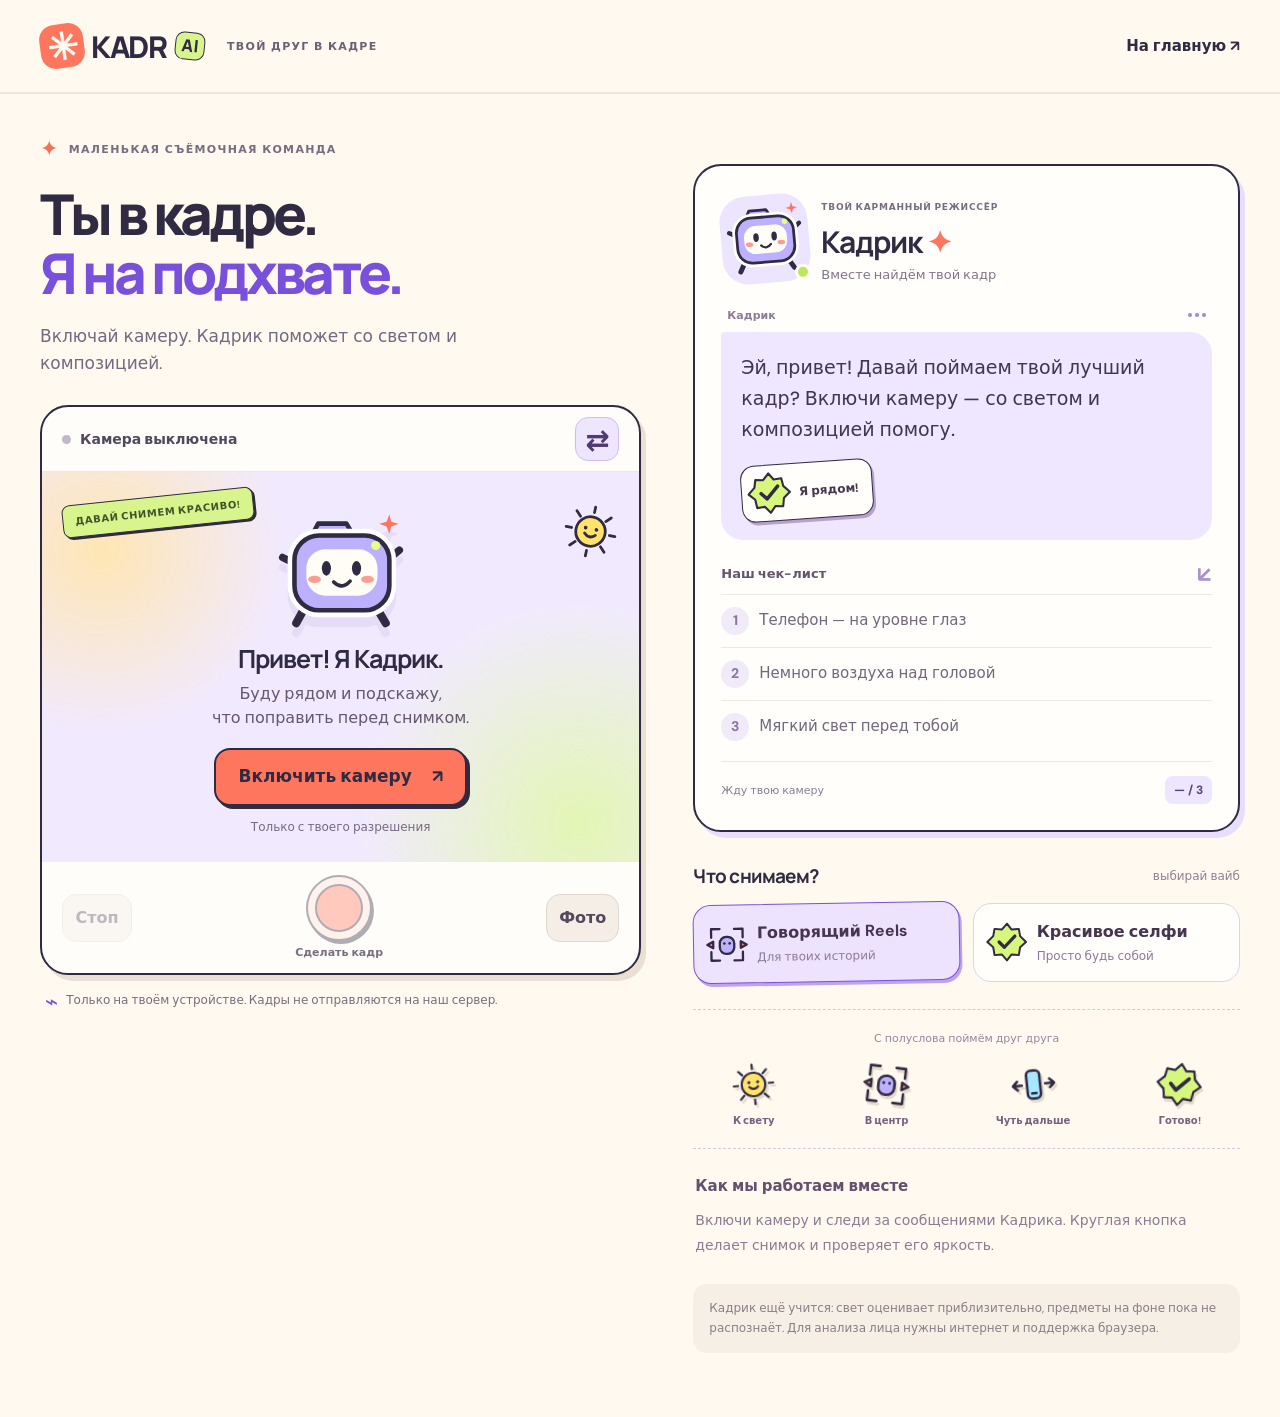
<file: app.html>
<!doctype html>
<html lang="ru">
<head>
  <meta charset="utf-8">
  <meta name="viewport" content="width=device-width,initial-scale=1,viewport-fit=cover">
  <meta name="theme-color" content="#fff9ef">
  <meta name="apple-mobile-web-app-capable" content="yes">
  <meta name="apple-mobile-web-app-status-bar-style" content="default">
  <meta name="apple-mobile-web-app-title" content="KADR AI">
  <meta name="description" content="Кадрик — твой дружелюбный помощник по композиции и свету.">
  <title>KADR AI — твой друг в кадре</title>
  <link rel="manifest" href="manifest.webmanifest">
  <link rel="apple-touch-icon" href="assets/icon-192.png">
  <link rel="icon" href="assets/icon.svg" type="image/svg+xml">
  <link rel="stylesheet" href="css/styles.css">
  <link rel="stylesheet" href="css/studio.css">
</head>
<body class="studio" data-mood="hello">
<svg class="sticker-library" xmlns="http://www.w3.org/2000/svg" aria-hidden="true"><defs>
  <symbol id="kadr-friend" viewBox="0 0 160 160">
    <path d="M42 116 31 136M117 116l12 20" fill="none" stroke="#302b42" stroke-width="9" stroke-linecap="round"/>
    <path d="m34 73-18-9m110 7 18-15" fill="none" stroke="#302b42" stroke-width="8" stroke-linecap="round"/>
    <path d="m47 42 8-15h31l9 15" fill="#bcb0ff" stroke="#302b42" stroke-width="5" stroke-linejoin="round"/>
    <rect x="29" y="40" width="104" height="82" rx="27" fill="#bcb0ff" stroke="white" stroke-width="15"/>
    <rect x="29" y="40" width="104" height="82" rx="27" fill="#bcb0ff" stroke="#302b42" stroke-width="5"/>
    <rect x="42" y="55" width="78" height="51" rx="21" fill="#fffdf6"/>
    <g class="friend-eyes" fill="#302b42"><ellipse cx="64" cy="76" rx="5" ry="8"/><ellipse cx="97" cy="76" rx="5" ry="8"/></g>
    <path d="M72 91q9 9 18-1" fill="none" stroke="#302b42" stroke-width="4" stroke-linecap="round"/>
    <ellipse cx="51" cy="88" rx="7" ry="4" fill="#ff9c91"/><ellipse cx="109" cy="88" rx="7" ry="4" fill="#ff9c91"/>
    <circle cx="118" cy="51" r="5" fill="#e6ff86"/>
    <path d="m133 17 2 8 8 2-8 3-2 8-3-8-8-3 8-2Z" fill="#ff735f"/>
  </symbol>
  <symbol id="kadr-light" viewBox="0 0 64 64"><g stroke="#302b42" stroke-width="3" stroke-linecap="round"><path d="M32 5v6m0 42v6M5 32h6m42 0h6M13 13l5 5m28 28 5 5m0-38-5 5M18 46l-5 5"/><circle cx="32" cy="32" r="16" fill="#ffe36b"/><path d="M26 35q6 6 12 0" fill="none"/></g><g fill="#302b42"><circle cx="26" cy="29" r="2"/><circle cx="38" cy="29" r="2"/></g></symbol>
  <symbol id="kadr-center" viewBox="0 0 64 64"><g fill="none" stroke="#302b42" stroke-width="3.5" stroke-linecap="round" stroke-linejoin="round"><path d="M21 8H8v13m35-13h13v13M8 43v13h13m22 0h13V43"/><rect x="21" y="20" width="22" height="26" rx="10" fill="#bcb0ff"/><path d="m2 32 9-5v10Zm60 0-9-5v10Z" fill="#ff8877"/></g><circle cx="28" cy="30" r="2" fill="#302b42"/><circle cx="36" cy="30" r="2" fill="#302b42"/></symbol>
  <symbol id="kadr-distance" viewBox="0 0 64 64"><g fill="none" stroke="#302b42" stroke-width="3.5" stroke-linecap="round" stroke-linejoin="round"><rect x="23" y="13" width="18" height="38" rx="6" fill="#a7e7ff"/><path d="M5 32h11m-6-6-6 6 6 6m49-6H48m6-6 6 6-6 6M29 44h6"/></g></symbol>
  <symbol id="kadr-ready" viewBox="0 0 64 64"><path d="m32 4 7 9 11-1 2 11 9 9-9 8-2 12-11-1-7 9-8-9-11 1-2-12-9-8 9-9 2-11 11 1Z" fill="#d6f77c" stroke="#302b42" stroke-width="3" stroke-linejoin="round"/><path d="m20 32 8 8 16-17" fill="none" stroke="#302b42" stroke-width="5" stroke-linecap="round" stroke-linejoin="round"/></symbol>
</defs></svg>
<header class="studio-header">
  <a class="brand" href="index.html" aria-label="KADR AI — на главную"><span class="brandmark">✳</span>KADR<span class="brand-ai">AI</span></a>
  <span class="studio-demo-tag">ТВОЙ ДРУГ В КАДРЕ</span><a class="backlink" href="index.html">На главную ↗</a>
</header>
<main class="studio-main">
  <div class="camera-column">
    <div class="studio-intro"><span class="eyebrow"><span class="tiny-spark">✦</span> МАЛЕНЬКАЯ СЪЁМОЧНАЯ КОМАНДА</span><h1>Ты в кадре.<br><em>Я на подхвате.</em></h1><p>Включай камеру. Кадрик поможет со светом и композицией.</p></div>
    <div class="camera-card">
      <div class="cam-toolbar"><span id="camStatus"><span class="status-dot"></span>Камера выключена</span><button id="flipCamera" class="icon-button" aria-label="Переключить камеру" title="Переключить камеру">⇄</button></div>
      <div class="camera-stage" id="cameraStage">
        <video id="video" playsinline webkit-playsinline autoplay muted></video><canvas id="cameraCanvas" hidden></canvas>
        <div class="camera-empty" id="emptyState">
          <span class="hello-stamp">ДАВАЙ СНИМЕМ КРАСИВО!</span>
          <svg class="friend-hero" aria-hidden="true"><use href="#kadr-friend"/></svg>
          <h3>Привет! Я Кадрик.</h3><p>Буду рядом и подскажу,<br>что поправить перед снимком.</p>
          <button class="btn primary" id="startCamera">Включить камеру <span aria-hidden="true">↗</span></button>
          <small>Только с твоего разрешения</small>
          <svg class="empty-sun" aria-hidden="true"><use href="#kadr-light"/></svg>
        </div>
        <div class="guide-crosshair"><span class="guidetopleft"></span><span class="guidetopright"></span><span class="guidebottomleft"></span><span class="guidebottomright"></span><span class="center-line"></span></div>
        <div id="flash" class="flash"></div>
      </div>
      <div id="livePrompt" class="live-prompt" hidden><svg class="live-avatar" aria-hidden="true"><use href="#kadr-friend"/></svg><div><span class="live-sender">КАДРИК ПОДСКАЗЫВАЕТ</span><span id="livePromptText">Наведи камеру на лицо</span></div></div>
      <div class="cam-controlbar"><button id="pauseCamera" class="cam-smallbtn" disabled>Стоп</button><div class="capture-control"><button id="captureBtn" class="shutter" disabled aria-label="Сделать пробный кадр"><span></span></button><span>Сделать кадр</span></div><label class="cam-smallbtn file-upload" for="photoUpload">Фото<input type="file" accept="image/*" id="photoUpload"></label></div>
    </div>
    <p class="privacy-line"><span aria-hidden="true">⌁</span> Только на твоём устройстве. Кадры не отправляются на наш сервер.</p>
  </div>
  <aside class="coach-panel">
    <div class="coach-widget" id="coachWidget" data-mood="hello">
      <div class="coach-title"><div class="friend-avatar"><svg aria-hidden="true"><use href="#kadr-friend"/></svg><span class="friend-presence"></span></div><div><span class="eyebrow">ТВОЙ КАРМАННЫЙ РЕЖИССЁР</span><h2>Кадрик <span class="friend-name-star">✦</span></h2><span class="friend-caption">Вместе найдём твой кадр</span></div></div>
      <div class="conversation"><div class="message-meta"><span>Кадрик</span><span class="typing-dots" aria-label="Готов помочь"><i></i><i></i><i></i></span></div><div class="chat-bubble" id="chatBubble"><div class="main-tip" id="mainTip" role="status" aria-live="polite" aria-atomic="true">Эй, привет! Давай поймаем твой лучший кадр? Включи камеру — со светом и композицией помогу.</div><div class="message-sticker" id="messageSticker"><svg aria-hidden="true"><use id="moodIcon" href="#kadr-ready"/></svg><span id="stickerLabel">Я рядом!</span></div></div></div>
      <div class="tips-heading">Наш чек-лист <span aria-hidden="true">↙</span></div>
      <div class="tips-list" id="tipsList"><div class="tip"><span class="tipmark neutral">1</span><span>Телефон — на уровне глаз</span></div><div class="tip"><span class="tipmark neutral">2</span><span>Немного воздуха над головой</span></div><div class="tip"><span class="tipmark neutral">3</span><span>Мягкий свет перед тобой</span></div></div>
      <div class="coach-foot"><span id="analysisState">Жду твою камеру</span><span id="scoreLabel">— / 3</span></div>
    </div>
    <section class="mode-section" aria-labelledby="modeHeading"><div class="section-label"><h2 id="modeHeading">Что снимаем?</h2><span>выбирай вайб</span></div><div class="mode-select"><button class="mode active" data-mode="talking" aria-pressed="true"><svg aria-hidden="true"><use href="#kadr-center"/></svg><strong>Говорящий Reels</strong><small>Для твоих историй</small></button><button class="mode" data-mode="selfie" aria-pressed="false"><svg aria-hidden="true"><use href="#kadr-ready"/></svg><strong>Красивое селфи</strong><small>Просто будь собой</small></button></div></section>
    <div class="sticker-shelf"><span>С полуслова поймём друг друга</span><div><span class="mini-sticker"><svg aria-hidden="true"><use href="#kadr-light"/></svg>К свету</span><span class="mini-sticker"><svg aria-hidden="true"><use href="#kadr-center"/></svg>В центр</span><span class="mini-sticker"><svg aria-hidden="true"><use href="#kadr-distance"/></svg>Чуть дальше</span><span class="mini-sticker"><svg aria-hidden="true"><use href="#kadr-ready"/></svg>Готово!</span></div></div>
    <div id="photoResult" class="result-widget" hidden><div class="result-header"><span>Лови твой кадр!</span><button id="closeResult" aria-label="Закрыть результат">×</button></div><img id="photoPreview" alt="Твой пробный снимок"><div id="resultText"></div><button class="btn ghost" id="downloadPhoto">Сохранить снимок ↧</button></div>
    <div class="how-use"><strong>Как мы работаем вместе</strong><p>Включи камеру и следи за сообщениями Кадрика. Круглая кнопка делает снимок и проверяет его яркость.</p></div><div class="beta-warning">Кадрик ещё учится: свет оценивает приблизительно, предметы на фоне пока не распознаёт. Для анализа лица нужны интернет и поддержка браузера.</div>
  </aside>
</main>
<script type="module" src="js/app.js"></script>
</body></html>
</file>
<file: css/styles.css>
@import url('https://fonts.googleapis.com/css2?family=DM+Sans:wght@400;500;600;700&family=Manrope:wght@400;500;600;700;800&display=swap');
:root{--ink:#eeedfc;--muted:#a2a0ba;--soft:#76758e;--bg:#0e0f1a;--panel:#171827;--line:rgba(255,255,255,.10);--accent:#b6a2ff;--accent2:#89d8ec;--gradient:linear-gradient(108deg,#bd9afc 0%,#86bffb 56%,#aff5e0 100%)}*{box-sizing:border-box}html{scroll-behavior:smooth}body{margin:0;background:var(--bg);color:var(--ink);font-family:'DM Sans',system-ui,-apple-system,sans-serif;-webkit-font-smoothing:antialiased}a{color:inherit;text-decoration:none}button{font:inherit}button,a{-webkit-tap-highlight-color:transparent}button{cursor:pointer}button:disabled{opacity:.38;cursor:not-allowed}.container{max-width:1220px;margin:0 auto;padding-left:32px;padding-right:32px}.accent{background:var(--gradient);color:transparent;background-clip:text;-webkit-background-clip:text}h1,h2,h3,p{margin-top:0}h1,h2,h3{font-family:Manrope,sans-serif}em{font-style:normal;color:#b4a1fa}.topbar{height:86px;display:flex;align-items:center;justify-content:space-between}.brand{display:inline-flex;align-items:center;gap:7px;font-family:Manrope,sans-serif;letter-spacing:-.045em;font-weight:800;font-size:24px}.brandmark{display:inline-grid;place-items:center;font-size:30px;line-height:1;color:#bbabff}.topnav{display:flex;gap:30px;color:#b9b8c9;font-size:13px}.topnav a:hover,.footer a:hover{color:white}.navbtn{padding:11px 18px;border:1px solid #414052;border-radius:100px;font-size:13px}.navbtn span{padding-left:8px;color:#b6a2ff}.hero{min-height:680px;display:grid;grid-template-columns:1fr 1fr;align-items:center;gap:50px;padding-top:36px;padding-bottom:66px}.herocopy{position:relative;z-index:2}.eyebrow{display:inline-flex;align-items:center;gap:9px;color:#aaa4c4;font-size:10px;font-weight:800;letter-spacing:.17em}.live-dot,.status-dot{display:inline-block;width:7px;height:7px;background:#b2a0f5;border-radius:50%;box-shadow:0 0 0 4px rgba(165,141,248,.13)}h1{font-size:clamp(44px,5.0vw,73px);letter-spacing:-.07em;line-height:1.1;margin:26px 0}.lead{color:#afadc3;max-width:490px;font-size:17px;line-height:1.82}.lead strong{color:#ebeaf8;font-weight:600}.hero-actions{display:flex;flex-wrap:wrap;gap:12px;margin:34px 0 20px}.btn{display:inline-flex;align-items:center;justify-content:center;gap:16px;border-radius:13px;padding:15px 21px;font-size:13px;font-weight:800;border:1px solid transparent;transition:transform .16s,filter .16s}.btn:hover{transform:translateY(-2px)}.btn.primary{background:linear-gradient(115deg,#c3afff,#9cddf4);color:#151627}.btn.ghost{border-color:#3a3949;color:#eeeafa;background:rgba(255,255,255,.025)}.smallnote{font-size:12px;color:#8a889e}.smallnote .check{color:#93e5b1}.separator{padding:0 6px}.hero-visual{height:595px;display:grid;place-items:center;position:relative}.aura{position:absolute;width:520px;height:520px;max-width:100%;border-radius:50%;background:radial-gradient(circle at 30% 25%,rgba(167,143,247,.45),rgba(65,87,153,.18) 40%,transparent 68%);filter:blur(20px)}.device{width:298px;background:#141520;border:8px solid #2b2938;border-radius:42px;box-shadow:0 37px 90px #0009,0 0 0 2px #353445;overflow:hidden;position:relative;transform:rotate(5deg)}.device-head{display:flex;justify-content:space-between;align-items:center;padding:20px 13px 14px;font-weight:800;font-size:11px}.pill{border-radius:40px;background:#37324c;color:#c6b0fb;padding:6px 8px;font-size:8px;letter-spacing:.08em}.demo-portrait{height:352px;position:relative;overflow:hidden;border-radius:14px;margin:0 8px}.demo-portrait svg{width:100%;height:100%;object-fit:cover}.guide-line{position:absolute;left:8%;right:8%;height:1px;background:#fff4}.guide-line.top{top:33%}.guide-line.bottom{top:68%}.face-focus{position:absolute;left:19%;top:12%;width:62%;height:58%;border:1.5px solid #a8ebc9;border-radius:45%}.device-msg{position:absolute;left:18px;right:18px;bottom:55px;background:rgba(28,29,45,.94);border:1px solid #66687b;border-radius:15px;padding:11px;display:flex;gap:9px;align-items:center;box-shadow:0 10px 40px #0009}.device-msg b{font-size:11px}.device-msg small{font-size:9px;color:#b3b5cb;display:block;margin-top:2px}.msg-icon{color:#a7e5c2}.msg-arrow{margin-left:auto;color:#abe6bb}.device-footer{font-size:10px;color:#a09eb2;display:flex;justify-content:space-between;padding:22px 18px}.float-label{position:absolute;z-index:2;background:#252339;border:1px solid #514866;color:#d9c8ff;padding:12px 14px;border-radius:14px;font-size:11px;box-shadow:0 20px 50px #0005}.floata{top:100px;right:0;transform:rotate(-6deg)}.floatb{bottom:75px;left:0;transform:rotate(-3deg)}.trustline{display:flex;align-items:center;justify-content:space-between;gap:18px;flex-wrap:wrap;color:#89889f;border-top:1px solid var(--line);border-bottom:1px solid var(--line);padding-top:28px;padding-bottom:28px;font-size:12px}.trustline span:nth-child(even){color:#a89aee}.section{padding-top:100px;padding-bottom:104px}.sectionintro{max-width:720px;margin-bottom:42px}.sectionintro h2,.purchase-card h2{font-size:clamp(36px,4.4vw,58px);line-height:1.18;letter-spacing:-.055em;margin:19px 0}.sectionintro p,.purchase-card p{color:#a7a5ba;line-height:1.75}.steps{display:grid;grid-template-columns:repeat(3,minmax(0,1fr));gap:14px}.step{padding:32px;min-height:255px;background:#1b1b2a;border:1px solid var(--line);border-radius:22px}.stepnum{color:#817aab;font-size:11px;font-weight:700}.step-icon{color:#cbb9ff;font-size:37px;margin:30px 0 14px}.step h3{margin:0 0 9px;letter-spacing:-.035em}.step p{font-size:13px;line-height:1.8;color:#a2a0b7}.tint{background:linear-gradient(180deg,#131421,#1b1b2d)}.features{display:grid;grid-template-columns:repeat(2,1fr);gap:15px}.feature{padding:30px;background:#252538;border:1px solid #ffffff12;border-radius:22px;min-height:218px}.feature-icon{font-size:33px;color:#c0a7ff}.feature h3{margin:19px 0 9px}.feature p{font-size:13px;max-width:400px;color:#b4b1c7;line-height:1.7}.feat-tag{display:inline-block;margin-top:13px;padding:7px 10px;background:#31493f;color:#91e5b5;border-radius:30px;font-size:10px}.feat-tag.upcoming{background:#393344;color:#bbaecf}.feature.future{border-style:dashed}.purchase-card{border:1px solid #64617b;border-radius:30px;padding:50px;display:grid;grid-template-columns:1.15fr 1fr;overflow:hidden;min-height:400px;background:radial-gradient(circle at 90% 30%,#38314e,#1a1b2b 55%)}.purchase-card>div:first-child{z-index:2}.purchase-card p{max-width:440px}.price-line{display:flex;gap:14px;align-items:center;margin:20px 0 26px}.price{font-weight:800;font-family:Manrope;font-size:32px}.price-line span:last-child{font-size:12px;color:#aaa7c2}.disclaimer{font-size:11px!important;margin-top:14px!important}.purchase-art{position:relative;min-height:260px}.orb{position:absolute;border-radius:50%;filter:blur(2px)}.orb1{width:260px;height:260px;right:17%;top:13px;background:radial-gradient(circle at 38% 26%,#f7f2ff,#8ac3e7 34%,#9b83d9 66%,#302a58);box-shadow:0 0 90px #9a8ddb55}.orb2{width:100px;height:100px;right:6%;bottom:8px;background:radial-gradient(circle at 35% 20%,#fff4d2,#d7a2e2 42%,#56378b)}.orbit-text{position:absolute;right:3%;top:58%;transform:rotate(17deg);letter-spacing:.22em;font-size:12px;font-weight:800;color:#eee5ff}.footer{display:flex;justify-content:space-between;align-items:center;gap:20px;padding-top:35px;padding-bottom:35px;border-top:1px solid var(--line);font-size:12px;color:#8e8b9e}.footer .brand{font-size:20px;color:#eeedfb}
/* Studio */
.studio{background:#0f101c;min-height:100vh}.studio-header{max-width:1330px;margin:auto;height:80px;padding:0 32px;display:flex;align-items:center;gap:20px;border-bottom:1px solid #ffffff10}.studio-demo-tag{margin-right:auto;font-size:10px;letter-spacing:.1em;padding:7px 10px;border-radius:100px;color:#b7adff;background:#28233b}.backlink{font-size:12px;color:#aba8c2}.studio-main{max-width:1330px;padding:32px;margin:auto;display:grid;grid-template-columns:minmax(0,590px) minmax(300px,1fr);gap:38px}.studio-intro h1{font-size:clamp(31px,3.5vw,45px);line-height:1.16;margin:11px 0 24px;letter-spacing:-.06em}.camera-card{max-width:560px;background:#1a1a2a;border:1px solid #ffffff23;border-radius:23px;overflow:hidden}.cam-toolbar{height:51px;display:flex;align-items:center;justify-content:space-between;padding:0 17px;color:#c5c3d5;font-size:12px}.status-dot{background:#77738d;box-shadow:none;margin-right:8px}.status-dot.on{background:#6fe5ae;box-shadow:0 0 0 4px #5ab58822}.icon-button{color:#d9d4ff;background:#2d2b41;border:0;border-radius:9px;font-size:20px;width:34px;height:34px}.camera-stage{width:100%;height:min(65vh,590px);min-height:380px;background:radial-gradient(circle at 45% 35%,#393455,#171722 70%);position:relative;overflow:hidden;isolation:isolate}.camera-stage video{display:none;width:100%;height:100%;object-fit:cover;transform:scaleX(-1)}.camera-stage.rear video{transform:none}.camera-stage.running video{display:block}.camera-empty{position:absolute;inset:0;display:flex;flex-direction:column;align-items:center;justify-content:center;text-align:center;padding:28px;z-index:5}.camera-stage.running .camera-empty{display:none}.empty-icon{font-size:67px;color:#bbabfc;margin-bottom:16px}.camera-empty h3{margin:0 0 10px;font-size:22px}.camera-empty p{color:#aaa5c4;max-width:300px;line-height:1.65;font-size:13px}.camera-empty small{margin-top:20px;color:#838099;font-size:11px}.guide-crosshair{position:absolute;inset:11% 12%;pointer-events:none;opacity:.0;transition:opacity .3s}.camera-stage.running .guide-crosshair{opacity:1}.guide-crosshair>span:not(.center-line){position:absolute;width:31px;height:31px;border-color:#e6e0ff;border-style:solid}.guidetopleft{top:0;left:0;border-width:2px 0 0 2px;border-radius:11px 0 0 0}.guidetopright{top:0;right:0;border-width:2px 2px 0 0;border-radius:0 11px 0 0}.guidebottomleft{bottom:0;left:0;border-width:0 0 2px 2px;border-radius:0 0 0 11px}.guidebottomright{bottom:0;right:0;border-width:0 2px 2px 0;border-radius:0 0 11px 0}.center-line{position:absolute;top:38%;left:0;right:0;border-top:1px dashed #ffffff52}.live-prompt{position:absolute;bottom:22px;left:20px;right:20px;text-align:center;padding:13px 10px;background:#1b1b2dcc;border:1px solid #ffffff45;border-radius:13px;color:#fff;backdrop-filter:blur(10px);font-size:12px;z-index:3}.flash{position:absolute;inset:0;background:white;opacity:0;pointer-events:none;z-index:4}.flash.active{animation:flash .45s}@keyframes flash{15%{opacity:.86}100%{opacity:0}}.cam-controlbar{height:83px;display:flex;justify-content:space-around;gap:12px;align-items:center}.cam-smallbtn{background:none;border:none;color:#c6c3d9;font-size:12px;cursor:pointer}.shutter{display:grid;place-items:center;width:61px;height:61px;border-radius:50%;background:transparent;border:3px solid #e1d9ff}.shutter span{width:47px;height:47px;background:linear-gradient(130deg,#b69df5,#b6dff1);border-radius:50%}.privacy-line{font-size:11px;line-height:1.6;color:#817e99;margin:15px 0}.coach-panel{padding-top:17px;min-width:0}.mode-select{display:grid;grid-template-columns:1fr 1fr;gap:10px;margin:14px 0 26px}.mode{display:flex;flex-direction:column;gap:5px;text-align:left;background:#1a1b2c;color:#f2efff;border:1px solid #343247;padding:17px 15px;border-radius:15px}.mode.active{background:#302941;border-color:#aa97df;box-shadow:0 0 0 1px #9676c955}.mode>span{font-size:23px;color:#bca9fb;margin-bottom:8px}.mode strong{font-size:13px}.mode small{color:#9996b2;font-size:10px;line-height:1.5}.coach-widget{background:#1c1d2d;border-radius:20px;border:1px solid #ffffff20;padding:26px}.coach-title{display:flex;justify-content:space-between;gap:10px;align-items:center}.coach-title h2{font-size:23px;letter-spacing:-.04em;margin:12px 0}.ai-orb{height:41px;width:41px;display:grid;place-items:center;background:linear-gradient(130deg,#946ff6,#8ccedf);color:#1c2130;border-radius:50%;font-size:26px;flex:none}.main-tip{font-size:14px;line-height:1.8;color:#eeeafc;min-height:78px;margin:18px 0 18px}.tips-list{display:flex;flex-direction:column;gap:0}.tip{display:flex;gap:12px;align-items:flex-start;padding:11px 0;border-top:1px solid #ffffff13;font-size:12px;color:#bdbbd0;line-height:1.55}.tipmark{display:grid;place-items:center;flex:none;width:22px;height:22px;border-radius:50%;background:#2c3d38;color:#9aecc1;font-size:12px}.tipmark.warn{color:#ffe0a3;background:#4b3e33}.tipmark.neutral{color:#bbb2d6;background:#353244}.coach-foot{display:flex;justify-content:space-between;border-top:1px solid #ffffff14;margin-top:16px;padding-top:16px;font-size:11px;color:#9995b0}.result-widget{margin-top:16px;background:#202132;border-radius:17px;border:1px solid #ffffff20;padding:17px}.result-header{display:flex;justify-content:space-between;align-items:center;font-size:13px;font-weight:800;margin-bottom:13px}.result-header button{background:none;border:none;color:#fff;font-size:24px}.result-widget img{max-height:195px;max-width:100%;display:block;margin:auto auto 13px;border-radius:10px}.result-widget p{font-size:12px;line-height:1.6;color:#c8c5d9}.result-widget .btn{margin-top:10px}.how-use{padding:23px 2px 5px}.how-use strong{font-size:13px}.how-use p,.beta-warning{color:#89869f;font-size:12px;line-height:1.8;margin-top:9px}.beta-warning{padding:12px 14px;border:1px solid #3a384b;border-radius:12px}
@media(max-width:980px){.hero{gap:4px}.float-label{display:none}.device{transform:rotate(2deg)}.topnav{display:none}.studio-main{grid-template-columns:1fr;max-width:700px;gap:20px}.coach-panel{padding-top:0}.camera-card{max-width:none}.camera-stage{height:520px}.steps{grid-template-columns:1fr 1fr}.hero-visual{height:530px}}
@media(max-width:700px){.container{padding-left:20px;padding-right:20px}.topbar{height:70px}.navbtn{font-size:11px}.hero{grid-template-columns:1fr;min-height:auto;padding-top:40px;padding-bottom:50px}.herocopy h1{font-size:clamp(39px,11vw,62px)}.lead{font-size:15px}.hero-visual{height:470px}.device{transform:rotate(3deg) scale(.91)}.trustline{gap:10px}.trustline span:nth-child(even){display:none}.trustline span{width:100%;text-align:center}.section{padding-top:70px;padding-bottom:75px}.steps,.features{grid-template-columns:1fr}.step{min-height:210px}.purchase-card{padding:30px 24px;grid-template-columns:1fr}.purchase-art{display:none}.footer{flex-wrap:wrap}.studio-header{height:64px;padding:0 17px}.studio-header .brand{font-size:21px}.studio-demo-tag{font-size:9px}.backlink{font-size:11px}.studio-main{padding:20px 14px 40px;gap:12px}.studio-intro h1{font-size:32px;margin-bottom:18px}.camera-stage{height:min(61vh,520px);min-height:340px}.coach-widget{padding:20px}.mode-select{margin-bottom:15px}.mode{padding:13px 12px}.mode strong{font-size:12px}.mode small{font-size:10px}}

.pay-launch{margin-top:15px}.pay-overlay{position:fixed;inset:0;z-index:50;background:#080917dd;display:flex;align-items:center;justify-content:center;padding:18px;backdrop-filter:blur(13px)}.pay-overlay[hidden],.pay-launch[hidden]{display:none}.pay-dialog{position:relative;width:min(100%,440px);background:#242437;border:1px solid #666079;border-radius:25px;padding:28px;box-shadow:0 25px 100px #000a}.pay-dialog h2{font-size:29px;letter-spacing:-.05em;margin:20px 0 10px}.pay-dialog p{font-size:13px;line-height:1.7;color:#aaa7c1}.pay-dialog label{font-size:12px;display:block;margin:18px 0 8px}.pay-dialog input{display:block;width:100%;background:#161724;border:1px solid #55506b;border-radius:11px;padding:14px;color:white;font:inherit;margin-bottom:16px}.pay-dialog .btn{width:100%}.pay-close{position:absolute;right:18px;top:15px;background:transparent;color:white;border:0;font-size:27px}.pay-error{color:#ffb2b2!important;min-height:18px}

.camera-stage.running{height:auto;min-height:0;aspect-ratio:var(--camera-ratio,3 / 4);background:#10111b}.camera-stage video{object-fit:contain}.live-prompt{bottom:12px;left:12px;right:12px}.camera-stage [hidden]{display:none}
</file>
<file: css/studio.css>
.studio{--ink:#302b42;--muted:#716a80;--accent:#7950dc;--line:#e9e1d8;--bg:#fff9ef;background:var(--bg);color:var(--ink);font-size:17px;line-height:1.5;color-scheme:light}
.studio button,.studio a,.studio .file-upload{touch-action:manipulation}
.studio :focus-visible{outline:3px solid #7950dc;outline-offset:5px}
.sticker-library{position:absolute;width:0;height:0;overflow:hidden}
.studio-header{height:94px;max-width:1392px;padding:0 40px;border-bottom:2px solid #eee6da;gap:22px}
.studio .brand{font-size:30px;letter-spacing:-1.5px;color:#302b42}
.studio .brandmark{display:grid;place-items:center;width:44px;height:44px;border-radius:15px;background:#ff765f;color:#fff9ef;font-size:37px;transform:rotate(-8deg)}
.brand-ai{font-size:17px;background:#d8f58d;border:1.5px solid #302b42;border-radius:9px;padding:0 6px;letter-spacing:-.5px;margin-left:2px;transform:rotate(6deg)}
.studio-demo-tag{background:transparent;color:#696174;font-size:11px;font-weight:800;letter-spacing:.12em;padding:0;border-radius:0}
.studio .backlink{font-size:15px;color:#302b42;font-weight:700;padding:12px 0;min-height:44px}
.studio-main{max-width:1392px;padding:44px 40px 64px;grid-template-columns:minmax(0,1.1fr) minmax(0,1fr);gap:52px;align-items:start}
.studio .eyebrow{color:#786d80;font-size:11px;letter-spacing:.12em;font-weight:800}
.tiny-spark{color:#f37158;font-size:22px;line-height:1}
.studio-intro h1{font-size:clamp(40px,4.4vw,62px);font-weight:800;letter-spacing:-.065em;line-height:1.06;margin:20px 0}
.studio-intro h1 em{color:#7950dc;position:relative}
.studio-intro>p{color:#716a80;font-size:17px;line-height:1.6;max-width:440px;margin:0 0 28px}
.camera-card{max-width:none;background:#fffdf9;border:2px solid #302b42;border-radius:28px;box-shadow:5px 6px 0 #e9dfd2;overflow:hidden}
.cam-toolbar{height:65px;padding:0 20px;color:#51495e;font-size:14px;font-weight:700;border-bottom:1px solid #eee7dc}
.studio .status-dot{background:#c2b6cb;width:9px;height:9px;margin-right:9px}
.studio .status-dot.on{background:#67952c;box-shadow:0 0 0 5px #d8f58d70}
.studio .icon-button{background:#eee5ff;color:#513975;width:44px;height:44px;border-radius:13px;font-size:29px;border:1.5px solid #d1bde9}
.studio .camera-stage{height:390px;min-height:0;background:#f1eaff;isolation:isolate}
.studio .camera-stage.running{height:auto;min-height:0;aspect-ratio:var(--camera-ratio,3 / 4);background:#292637}
.studio .camera-stage video{object-fit:contain}
.camera-empty{padding:24px;justify-content:center;gap:0;background:radial-gradient(circle at 10% 20%,#ffe6b4 0,transparent 30%),radial-gradient(circle at 90% 90%,#e3f6b5 0,transparent 35%),#f1eaff}
.hello-stamp{position:absolute;top:24px;left:20px;font-size:10px;font-weight:800;letter-spacing:.06em;background:#d8f58d;color:#425329;padding:8px 12px;border:1.5px solid #302b42;border-radius:8px;transform:rotate(-6deg);box-shadow:2px 2px 0 #302b42}
.friend-hero{width:146px;height:146px;flex:none;animation:friend-float 4s ease-in-out infinite;filter:drop-shadow(0 10px 0 #9c81c320)}
.friend-eyes{transform-origin:80px 76px;animation:friend-blink 7s infinite}
.camera-empty h3{font-size:25px;letter-spacing:-.04em;margin:-5px 0 5px;color:#302b42}
.camera-empty p{font-size:16px;line-height:1.5;color:#65576e;margin:0 0 18px}
.studio .btn{min-height:54px;border-radius:16px;padding:14px 22px;font-size:17px;font-weight:800;gap:20px}
.studio .btn.primary{background:#ff765f;color:#302b42;border:2px solid #302b42;box-shadow:3px 3px 0 #302b42}
.studio .btn.primary:hover{background:#ff927d;transform:translateY(-2px) rotate(-1deg)}
.studio .btn.primary:active{transform:translate(2px,2px);box-shadow:1px 1px 0 #302b42}
.camera-empty small{color:#766980;font-size:12px;margin-top:12px}
.empty-sun{position:absolute;right:19px;top:30px;width:59px;height:59px;transform:rotate(12deg)}
.studio .cam-controlbar{height:111px;padding:8px 20px;justify-content:space-between;gap:14px}
.studio .cam-smallbtn{position:relative;color:#51495e;background:#f4eee7;border:1px solid #e1d7ca;font-size:16px;font-weight:700;min-height:48px;min-width:70px;padding:10px 12px;border-radius:14px;display:grid;place-items:center;overflow:hidden}
.file-upload input{position:absolute;inset:0;width:100%;height:100%;opacity:0;cursor:pointer}
.file-upload:focus-within{outline:3px solid #7950dc;outline-offset:4px}
.capture-control{display:flex;flex-direction:column;align-items:center;gap:3px;color:#796e80;font-size:11px;font-weight:700}
.studio .shutter{width:66px;height:66px;border:2px solid #302b42;background:#ffe1d8;box-shadow:2px 3px 0 #302b42;transition:transform .2s}
.studio .shutter span{width:48px;height:48px;background:#ff765f;border:2px solid #302b42}
.studio .shutter:active{transform:scale(.91)}
.studio .privacy-line{display:flex;align-items:flex-start;gap:8px;color:#796d7d;font-size:12px;line-height:1.6;margin:16px 5px 0}
.privacy-line>span{font-size:22px;line-height:1;color:#7950dc}
.studio .live-prompt{position:relative;bottom:auto;left:auto;right:auto;display:flex;align-items:center;gap:10px;margin:12px 12px 0;padding:12px 15px 12px 7px;color:#302b42;background:#ecf7d5;border:1.5px solid #c3d99d;border-radius:18px;text-align:left;backdrop-filter:none;font-size:16px;line-height:1.5;animation:message-in .3s ease-out}
.studio .live-prompt[hidden]{display:none}
.live-avatar{width:58px;height:58px;flex:none}
.live-sender{display:block;font-size:9px;letter-spacing:.09em;font-weight:800;color:#607442;margin-bottom:3px}
.studio .coach-panel{padding-top:12px}
.studio .coach-widget{padding:26px;border:2px solid #302b42;background:#fffefb;border-radius:28px;box-shadow:5px 6px 0 #e8ddfb}
.studio .coach-title{justify-content:flex-start;gap:12px;align-items:center}
.friend-avatar{position:relative;width:88px;height:88px;flex:none;border-radius:26px;background:#ede4ff;transform:rotate(-5deg)}
.friend-avatar svg{width:100%;height:100%}
.friend-presence{position:absolute;right:1px;bottom:0;width:16px;height:16px;background:#bde85d;border:3px solid #fffefb;border-radius:50%}
.studio .coach-title h2{font-size:30px;line-height:1.1;letter-spacing:-1px;margin:7px 0 3px}
.friend-name-star{color:#ff765f;display:inline-block;animation:star-turn 12s linear infinite}
.friend-caption{font-size:13px;color:#847489}
.studio .coach-title .eyebrow{font-size:9px;letter-spacing:.09em}
.conversation{margin-top:21px}
.message-meta{display:flex;justify-content:space-between;align-items:center;font-size:11px;font-weight:700;color:#8c7c96;margin:0 6px 8px}
.typing-dots{display:flex;gap:3px;align-items:center}
.typing-dots i{width:4px;height:4px;background:#a18cbd;border-radius:50%;animation:typing-bounce 1.8s ease-in-out infinite}
.typing-dots i:nth-child(2){animation-delay:.15s}.typing-dots i:nth-child(3){animation-delay:.3s}
.chat-bubble{background:#eee7ff;padding:20px;border-radius:4px 22px 22px 22px;position:relative;transition:background .3s}
.studio .main-tip{font-size:19px;line-height:1.65;color:#423453;min-height:0;margin:0;font-weight:500;overflow-wrap:anywhere}
.message-sticker{display:inline-flex;align-items:center;gap:7px;padding:5px 13px 5px 5px;margin-top:16px;border:1.5px solid #302b42;border-radius:14px;background:#fffefb;box-shadow:2px 3px 0 #b6a2cc;transform:rotate(-4deg);font-size:12px;font-weight:800;color:#47364f}
.message-sticker svg{width:45px;height:45px;flex:none}
[data-mood="light"] .chat-bubble{background:#fff0b6}[data-mood="ready"] .chat-bubble{background:#e4f7c2}[data-mood="help"] .chat-bubble{background:#ffe6dc}[data-mood="distance"] .chat-bubble{background:#ddf3ff}
.tips-heading{display:flex;justify-content:space-between;margin:24px 0 8px;font-size:13px;font-weight:800;color:#65566e}
.tips-heading>span{font-size:22px;color:#ac93c5;line-height:1}
.studio .tip{font-size:15px;line-height:1.55;border-color:#eee8e0;color:#73677c;padding:12px 0;gap:10px;align-items:center}
.studio .tipmark{background:#e3f4cf;color:#4d7027;width:28px;height:28px;font-size:14px;font-weight:800}
.studio .tipmark.neutral{background:#f1eaf8;color:#8b779d}.studio .tipmark.warn{background:#ffe5c2;color:#966014}
.studio .coach-foot{color:#8b7c91;font-size:11px;align-items:center;gap:12px;line-height:1.5;margin-top:8px;padding-top:14px;border-color:#eee8e0}
.coach-foot #scoreLabel{flex:none;color:#5b477b;background:#eee5ff;border-radius:8px;padding:5px 9px;font-weight:800;font-size:12px}
.mode-section{margin-top:30px}.section-label{display:flex;align-items:center;justify-content:space-between;gap:12px}.section-label h2{font-size:19px;letter-spacing:-.04em;margin:0}.section-label>span{font-size:12px;color:#918192}
.studio .mode-select{margin:12px 0 0;gap:12px}
.studio .mode{position:relative;display:grid;grid-template-columns:42px 1fr;column-gap:9px;row-gap:3px;background:#fffefb;border:1.5px solid #dfd2e9;border-radius:18px;padding:16px 12px;color:#47354f;transition:background .2s,transform .2s,box-shadow .2s}
.studio .mode svg{width:42px;height:42px;grid-row:span 2;align-self:center}.studio .mode strong{font-size:14px;line-height:1.5;align-self:end}.studio .mode small{color:#8e7a98;font-size:11px;line-height:1.5}
.studio .mode.active{background:#ede3ff;border:1.5px solid #7950dc;box-shadow:2px 3px 0 #c1a3ed;transform:rotate(-1deg)}
.studio .mode:hover{transform:translateY(-3px)}
.sticker-shelf{margin-top:27px;padding:20px 0;border-top:1px dashed #d7c9dd;border-bottom:1px dashed #d7c9dd}.sticker-shelf>span{font-size:11px;color:#97859d;display:block;text-align:center;margin-bottom:15px}.sticker-shelf>div{display:flex;gap:12px;justify-content:space-around}
.mini-sticker{display:flex;flex-direction:column;align-items:center;gap:5px;color:#776181;font-size:10px;font-weight:700}.mini-sticker svg{width:47px;height:47px;filter:drop-shadow(2px 3px 0 #e6dacd);transform:rotate(-6deg);transition:transform .2s}.mini-sticker:nth-child(even) svg{transform:rotate(7deg)}.mini-sticker:hover svg{transform:rotate(0) translateY(-5px)}
.studio .result-widget{background:#fffefb;border:2px solid #302b42;padding:22px;border-radius:24px;box-shadow:4px 5px 0 #e4efc9;margin-top:24px}
.studio .result-widget[hidden]{display:none}.studio .result-header{font-size:20px;color:#47354f;gap:12px}.studio .result-header button{color:#47354f;background:#f1eaff;border-radius:12px;min-width:44px;min-height:44px}.studio .result-widget p{font-size:16px;color:#75637c;line-height:1.7}.studio .result-widget img{max-height:280px}.studio .btn.ghost{background:#d8f58d;color:#3c4d21;border:1.5px solid #879d5a;font-size:16px}
.studio .how-use{padding-top:24px}.studio .how-use strong{font-size:15px;color:#63516f}.studio .how-use p{font-size:14px;color:#8c7b93;line-height:1.8;margin-bottom:12px}.studio .beta-warning{background:#f6efe5;color:#8b7d88;border:0;border-radius:14px;padding:14px 16px;font-size:12px;line-height:1.7}
@keyframes friend-float{0%,100%{transform:translateY(0) rotate(-5deg)}50%{transform:translateY(-9px) rotate(4deg)}}
@keyframes friend-blink{0%,43%,47%,100%{transform:scaleY(1)}45%{transform:scaleY(.12)}}
@keyframes star-turn{to{transform:rotate(360deg)}}
@keyframes typing-bounce{0%,70%,100%{transform:translateY(0);opacity:.45}35%{transform:translateY(-3px);opacity:1}}
@keyframes message-in{from{opacity:0;transform:translateY(8px)}to{opacity:1;transform:translateY(0)}}
@media(min-width:1100px){.coach-widget{margin-top:14px}}
@media(max-width:1050px){.studio-main{padding:30px 24px 50px;gap:28px}.studio-header{padding:0 24px}.studio .coach-widget{padding:20px}.studio .main-tip{font-size:17px}.studio .mode{grid-template-columns:1fr}.studio .mode svg{grid-row:auto}.studio-intro h1{font-size:48px}.studio .coach-title .eyebrow{font-size:8px}}
@media(max-width:760px){.studio-header{height:76px;padding:0 20px;gap:12px}.studio .brand{font-size:25px}.studio .brandmark{width:36px;height:36px;font-size:30px;border-radius:11px}.studio-demo-tag{display:none}.studio .backlink{margin-left:auto;font-size:13px}.studio-main{display:flex;flex-direction:column;gap:25px;max-width:600px;padding:26px 18px 40px}.camera-column,.studio .coach-panel{width:100%}.studio-intro h1{font-size:48px;margin:15px 0;line-height:1.04}.studio-intro>p{font-size:16px;margin-bottom:23px}.studio .eyebrow{font-size:9px}.studio .camera-stage{height:380px}.studio .camera-stage.running{height:auto}.camera-card{border-radius:24px;box-shadow:4px 5px 0 #e9dfd2}.cam-toolbar{height:60px;font-size:13px;padding:0 14px}.camera-empty{padding:20px}.hello-stamp{font-size:8px;top:21px;left:14px}.empty-sun{width:46px;height:46px;right:12px;top:28px}.friend-hero{width:136px;height:136px}.camera-empty h3{font-size:25px}.camera-empty p{font-size:16px}.studio .btn.primary{font-size:18px;min-height:56px;padding:14px 24px}.studio .cam-controlbar{padding:10px 15px}.studio .coach-panel{padding-top:0}.studio .coach-widget{padding:23px 20px;box-shadow:4px 5px 0 #e8ddfb}.studio .main-tip{font-size:19px}.studio .coach-title .eyebrow{font-size:9px}.studio .coach-title h2{font-size:30px}.friend-avatar{width:76px;height:76px;border-radius:22px}.chat-bubble{padding:20px}.studio .tip{font-size:16px}.studio .mode{grid-template-columns:40px 1fr;padding:15px 12px}.studio .mode svg{grid-row:span 2;width:40px;height:40px}.studio .mode strong{font-size:13px}.studio .mode small{font-size:10px}.studio .live-prompt{font-size:16px}.studio .privacy-line{font-size:12px}}
@media(max-width:370px){.studio-main{padding:22px 12px 36px}.studio-intro h1{font-size:42px}.studio .mode{grid-template-columns:1fr}.studio .mode svg{grid-row:auto}.studio .coach-widget{padding:20px 16px}.friend-caption{font-size:11px}.studio .main-tip{font-size:18px}}
@media(prefers-reduced-motion:reduce){.studio *,.studio *::before,.studio *::after{animation:none!important;transition:none!important;scroll-behavior:auto!important}.studio .btn:hover,.studio .mode:hover{transform:none}}
.studio .mode strong{font-size:16px}.studio .mode small{font-size:12px}
@media(max-width:760px){.studio .mode{grid-template-columns:1fr}.studio .mode svg{grid-row:auto}.studio .mode strong{font-size:16px}.studio .mode small{font-size:12px}}
</file>
